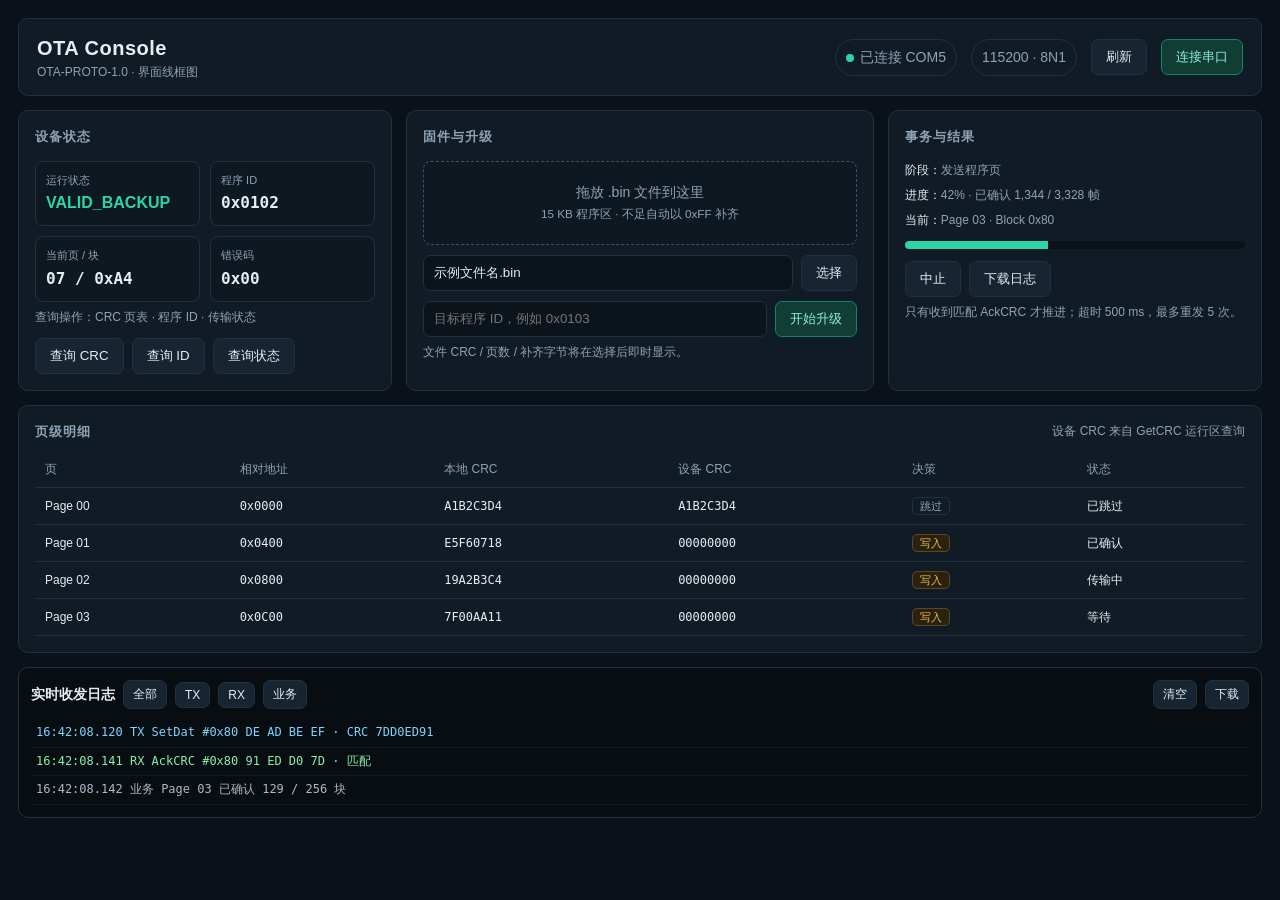
<file: docs/ui-wireframe.html>
<!doctype html>
<html lang="zh-CN">
<head>
<meta charset="utf-8">
<meta name="viewport" content="width=device-width,initial-scale=1">
<title>OTA Console · 界面线框图</title>
<style>
:root{--bg:#0b1118;--panel:#111b25;--line:#223140;--text:#e6edf3;--muted:#8fa3b5;--ok:#2dd4a8;--warn:#f2b84b;--bad:#ff6b6b}
*{box-sizing:border-box}body{margin:0;background:var(--bg);color:var(--text);font:14px/1.5 "Segoe UI","Microsoft YaHei",sans-serif}.page{max-width:1440px;margin:auto;padding:18px}.top{display:flex;align-items:center;gap:14px;padding:14px 18px;border:1px solid var(--line);background:var(--panel);border-radius:10px}.brand{font-size:20px;font-weight:700;letter-spacing:.5px}.sub{color:var(--muted);font-size:12px}.grow{flex:1}.pill{border:1px solid var(--line);padding:7px 10px;border-radius:999px;color:var(--muted)}.dot{display:inline-block;width:8px;height:8px;border-radius:50%;background:var(--muted);margin-right:6px}.green{background:var(--ok)}.btn{border:1px solid var(--line);background:#172431;color:var(--text);padding:8px 14px;border-radius:7px}.primary{border-color:#16846c;background:#123d34;color:#8df2d5}.grid{display:grid;grid-template-columns:1fr 1.25fr 1fr;gap:14px;margin-top:14px}.card{background:var(--panel);border:1px solid var(--line);border-radius:10px;padding:16px}.card h2{font-size:13px;color:var(--muted);font-weight:600;letter-spacing:.08em;margin:0 0 14px;text-transform:uppercase}.kpis{display:grid;grid-template-columns:1fr 1fr;gap:10px}.kpi{border:1px solid var(--line);border-radius:8px;padding:10px;background:#0e1821}.kpi small{display:block;color:var(--muted);font-size:11px}.kpi strong{display:block;margin-top:3px;font-size:16px}.drop{border:1px dashed #3b5368;border-radius:8px;padding:20px;text-align:center;color:var(--muted);background:#0e1821}.field{display:flex;gap:8px;margin-top:10px}.field input{flex:1;border:1px solid var(--line);background:#0b131b;color:var(--text);padding:8px 10px;border-radius:7px}.actions{display:flex;gap:8px;margin-top:12px}.progress{height:8px;background:#0a1219;border-radius:99px;overflow:hidden;margin:12px 0}.progress span{display:block;width:42%;height:100%;background:var(--ok)}.steps{display:grid;gap:7px;font-size:12px;color:var(--muted)}.steps b{color:var(--text);font-weight:500}.table-wrap{margin-top:14px;overflow:auto}.table-head{display:flex;align-items:center;gap:8px;margin-bottom:10px}.table-head h2{margin:0}.table-head span{margin-left:auto;color:var(--muted);font-size:12px}table{width:100%;border-collapse:collapse;font-size:12px}th,td{text-align:left;padding:9px 10px;border-bottom:1px solid var(--line)}th{color:var(--muted);font-weight:500}.mono{font-family:Consolas,monospace}.tag{font-size:11px;padding:2px 7px;border-radius:5px;border:1px solid var(--line);color:var(--muted)}.tag.write{color:var(--warn);border-color:#5b4822;background:#2a2211}.log{margin-top:14px;background:#080d12;border:1px solid var(--line);border-radius:10px;padding:12px}.logbar{display:flex;align-items:center;gap:8px;margin-bottom:10px}.logbar .btn{padding:5px 9px;font-size:12px}.logline{font:12px/1.8 Consolas,monospace;color:#a9b8c6;border-bottom:1px solid #101b25;padding:3px 5px}.tx{color:#7dd3fc}.rx{color:#86efac}.note{color:var(--muted);font-size:12px;margin-top:6px}.badge-ok{color:var(--ok)}@media(max-width:1050px){.grid{grid-template-columns:1fr}.top{flex-wrap:wrap}.page{padding:10px}}
</style>
</head>
<body>
<div class="page">
  <div class="top">
    <div><div class="brand">OTA Console</div><div class="sub">OTA-PROTO-1.0 · 界面线框图</div></div>
    <div class="grow"></div>
    <div class="pill"><span class="dot green"></span>已连接 COM5</div>
    <div class="pill">115200 · 8N1</div>
    <button class="btn">刷新</button><button class="btn primary">连接串口</button>
  </div>
  <div class="grid">
    <section class="card">
      <h2>设备状态</h2>
      <div class="kpis">
        <div class="kpi"><small>运行状态</small><strong class="badge-ok">VALID_BACKUP</strong></div>
        <div class="kpi"><small>程序 ID</small><strong class="mono">0x0102</strong></div>
        <div class="kpi"><small>当前页 / 块</small><strong class="mono">07 / 0xA4</strong></div>
        <div class="kpi"><small>错误码</small><strong class="mono">0x00</strong></div>
      </div>
      <div class="note">查询操作：CRC 页表 · 程序 ID · 传输状态</div>
      <div class="actions"><button class="btn">查询 CRC</button><button class="btn">查询 ID</button><button class="btn">查询状态</button></div>
    </section>
    <section class="card">
      <h2>固件与升级</h2>
      <div class="drop">拖放 .bin 文件到这里<br><small>15 KB 程序区 · 不足自动以 0xFF 补齐</small></div>
      <div class="field"><input value="示例文件名.bin" readonly><button class="btn">选择</button></div>
      <div class="field"><input placeholder="目标程序 ID，例如 0x0103"><button class="btn primary">开始升级</button></div>
      <div class="note">文件 CRC / 页数 / 补齐字节将在选择后即时显示。</div>
    </section>
    <section class="card">
      <h2>事务与结果</h2>
      <div class="steps">
        <div><b>阶段：</b>发送程序页</div>
        <div><b>进度：</b>42% · 已确认 1,344 / 3,328 帧</div>
        <div><b>当前：</b>Page 03 · Block 0x80</div>
      </div>
      <div class="progress"><span></span></div>
      <div class="actions"><button class="btn">中止</button><button class="btn">下载日志</button></div>
      <div class="note">只有收到匹配 AckCRC 才推进；超时 500 ms，最多重发 5 次。</div>
    </section>
  </div>
  <section class="card table-wrap">
    <div class="table-head"><h2>页级明细</h2><span>设备 CRC 来自 GetCRC 运行区查询</span></div>
    <table>
      <thead><tr><th>页</th><th>相对地址</th><th>本地 CRC</th><th>设备 CRC</th><th>决策</th><th>状态</th></tr></thead>
      <tbody>
        <tr><td>Page 00</td><td class="mono">0x0000</td><td class="mono">A1B2C3D4</td><td class="mono">A1B2C3D4</td><td><span class="tag">跳过</span></td><td>已跳过</td></tr>
        <tr><td>Page 01</td><td class="mono">0x0400</td><td class="mono">E5F60718</td><td class="mono">00000000</td><td><span class="tag write">写入</span></td><td>已确认</td></tr>
        <tr><td>Page 02</td><td class="mono">0x0800</td><td class="mono">19A2B3C4</td><td class="mono">00000000</td><td><span class="tag write">写入</span></td><td>传输中</td></tr>
        <tr><td>Page 03</td><td class="mono">0x0C00</td><td class="mono">7F00AA11</td><td class="mono">00000000</td><td><span class="tag write">写入</span></td><td>等待</td></tr>
      </tbody>
    </table>
  </section>
  <section class="log">
    <div class="logbar"><strong>实时收发日志</strong><button class="btn">全部</button><button class="btn">TX</button><button class="btn">RX</button><button class="btn">业务</button><span class="grow"></span><button class="btn">清空</button><button class="btn">下载</button></div>
    <div class="logline tx">16:42:08.120 TX SetDat #0x80 DE AD BE EF · CRC 7DD0ED91</div>
    <div class="logline rx">16:42:08.141 RX AckCRC #0x80 91 ED D0 7D · 匹配</div>
    <div class="logline">16:42:08.142 业务 Page 03 已确认 129 / 256 块</div>
  </section>
</div>
</body>
</html>
</file>
